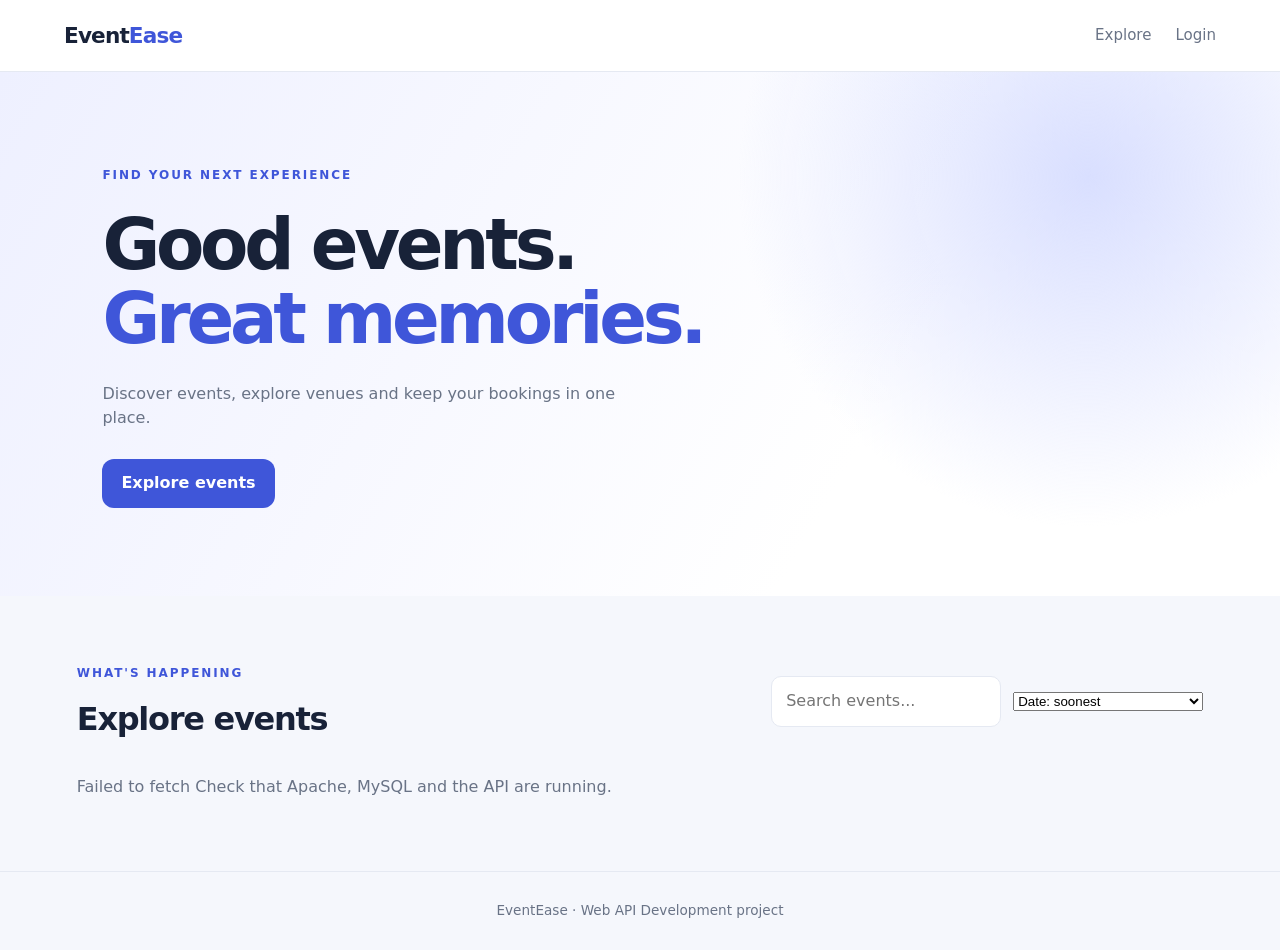
<file: frontend/index.html>
<!doctype html>
<html lang="en">
<head>
  <meta charset="utf-8">
  <meta name="viewport" content="width=device-width, initial-scale=1">
  <title>EventEase | Discover Events</title>
  <link rel="stylesheet" href="assets/style.css">
</head>
<body>
  <header class="topbar">
    <a class="brand" href="index.html">Event<span>Ease</span></a>
    <nav><a href="#events">Explore</a><a href="login.html">Login</a><a href="register.html">Register</a><a href="my-bookings.html">My bookings</a></nav>
  </header>
  <main>
    <section class="hero">
      <p class="eyebrow">FIND YOUR NEXT EXPERIENCE</p>
      <h1>Good events.<br><span>Great memories.</span></h1>
      <p>Discover events, explore venues and keep your bookings in one place.</p>
      <a class="button" href="#events">Explore events</a>
    </section>
    <section id="events" class="section">
      <div class="section-heading"><div><p class="eyebrow">WHAT'S HAPPENING</p><h2>Explore events</h2></div>
      <div class="event-controls"><input id="search" type="search" placeholder="Search events..." aria-label="Search events"><select id="sort" aria-label="Sort events"><option value="event_date:ASC">Date: soonest</option><option value="event_date:DESC">Date: latest</option><option value="title:ASC">Title: A–Z</option><option value="ticket_price:ASC">Price: low to high</option><option value="ticket_price:DESC">Price: high to low</option></select></div></div>
      <p id="notice" class="notice" role="status">Loading events…</p>
      <div id="event-list" class="event-grid"></div>
    </section>
  </main>
  <footer>EventEase · Web API Development project</footer>
  <script src="assets/js/config.js"></script>
  <script src="assets/js/auth-ui.js"></script>
  <script src="assets/js/events.js"></script>
</body>
</html>
</file>
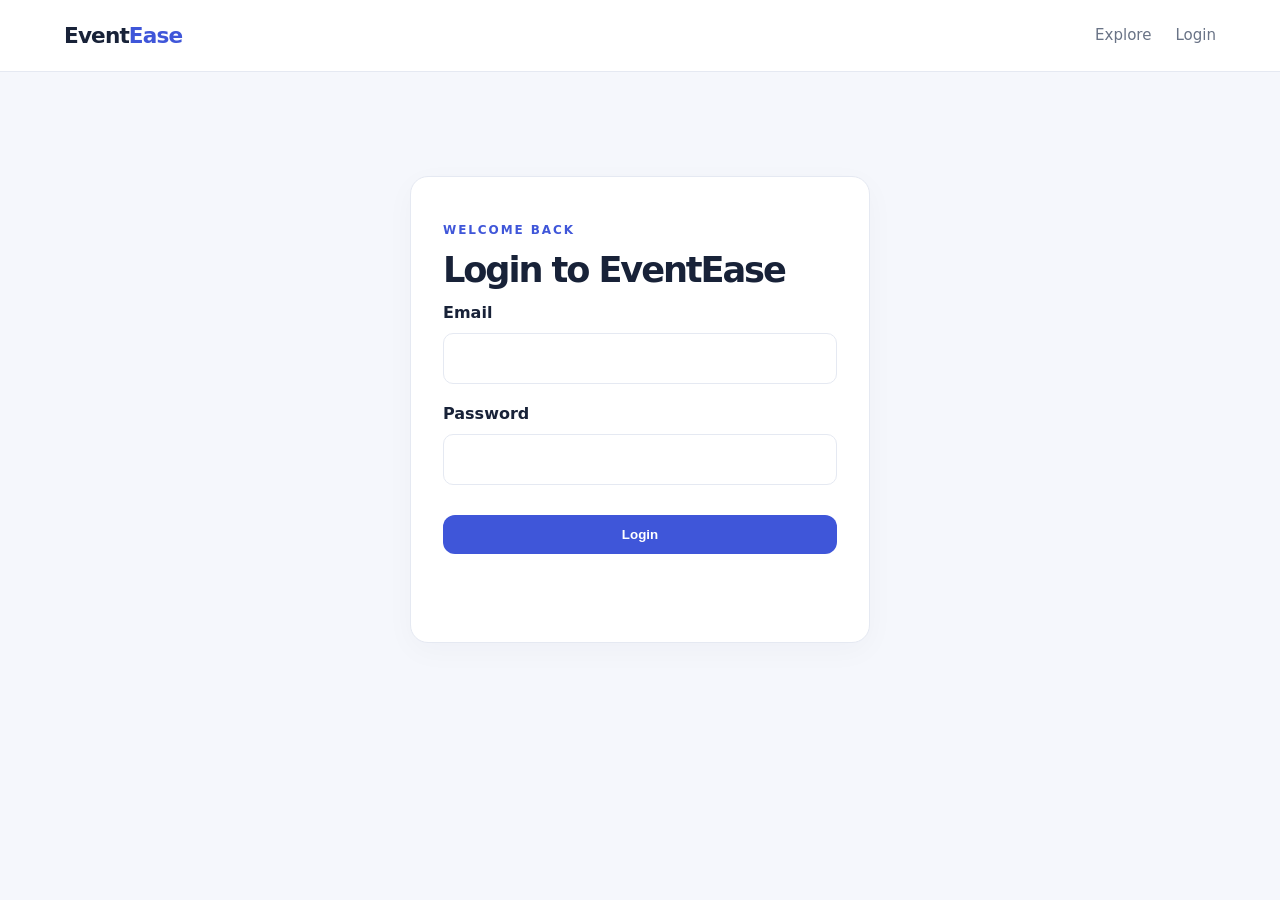
<file: frontend/login.html>
<!doctype html>
<html lang="en">
<head><meta charset="utf-8"><meta name="viewport" content="width=device-width, initial-scale=1">
<title>Login | EventEase</title><link rel="stylesheet" href="assets/style.css"></head>
<body><header class="topbar"><a class="brand" href="index.html">Event<span>Ease</span></a><nav><a href="index.html">Explore</a></nav></header>
<main class="form-wrap"><section class="form-card"><p class="eyebrow">WELCOME BACK</p><h1>Login to EventEase</h1>
<form id="login-form"><label>Email<input type="email" name="email" required autocomplete="email"></label>
<label>Password<input type="password" name="password" required autocomplete="current-password"></label>
<button class="button" type="submit">Login</button></form><p id="notice" class="notice" role="status"></p></section></main>
<script src="assets/js/config.js"></script><script src="assets/js/auth-ui.js"></script><script src="assets/js/login.js"></script></body></html>
</file>
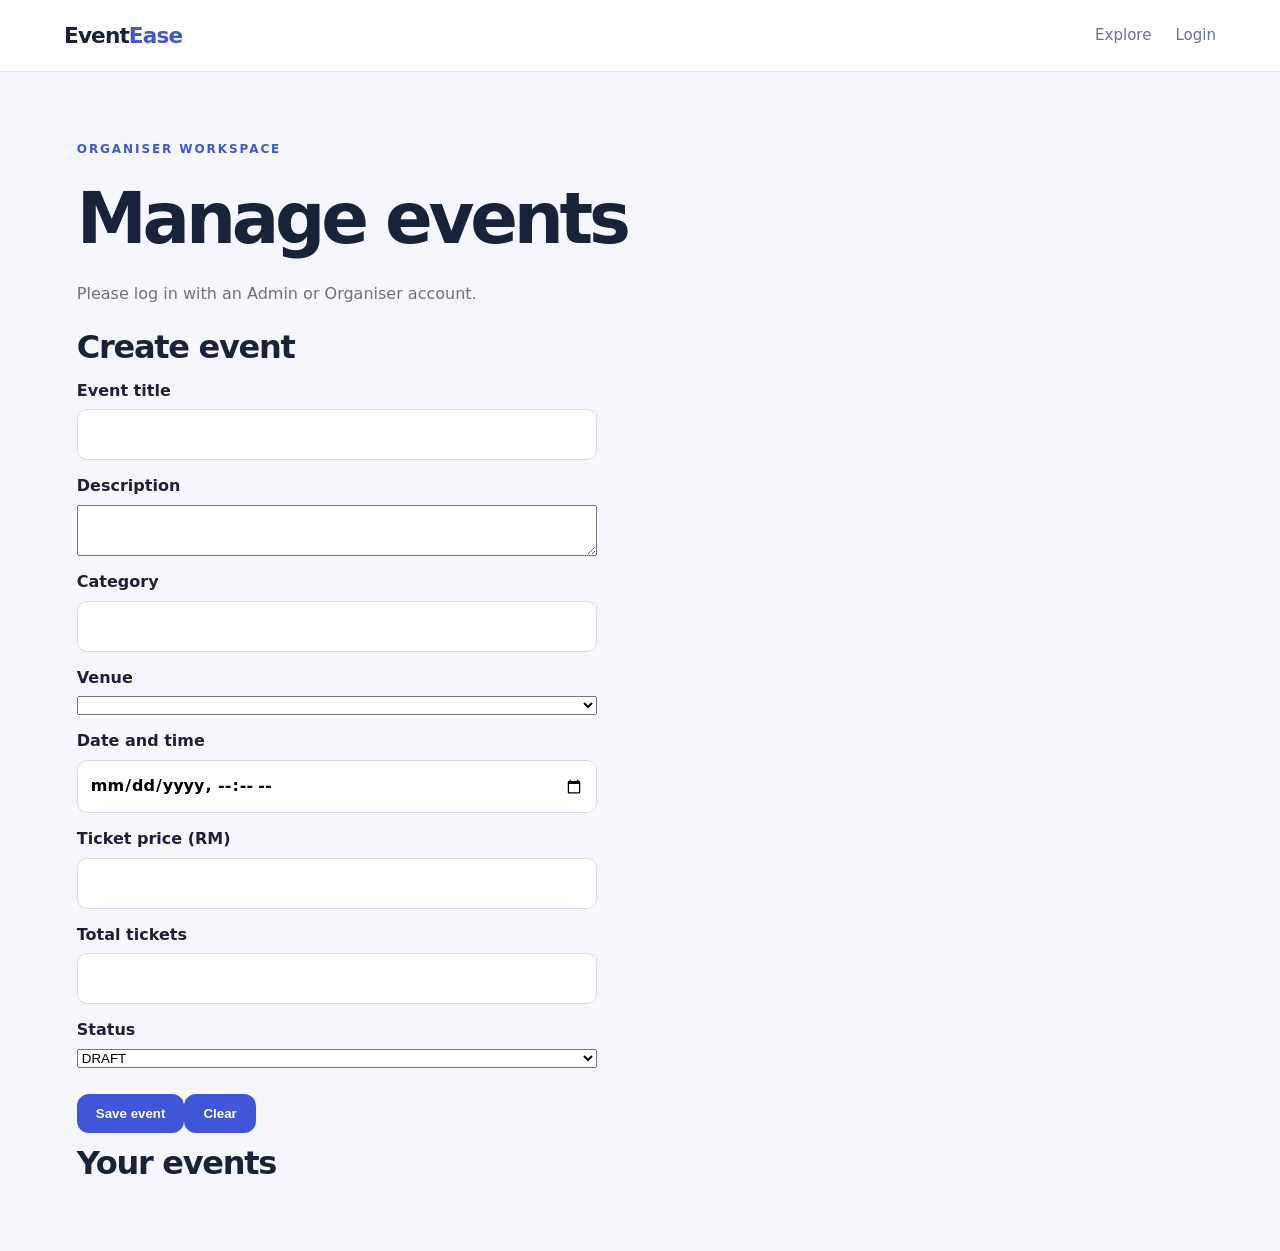
<file: frontend/manage-events.html>
<!doctype html><html lang="en"><head><meta charset="utf-8"><meta name="viewport" content="width=device-width, initial-scale=1"><title>Manage events | EventEase</title><link rel="stylesheet" href="assets/style.css"></head><body><header class="topbar"><a class="brand" href="index.html">Event<span>Ease</span></a><nav><a href="index.html">Explore</a><a href="my-bookings.html">Bookings</a><a href="login.html">Login</a></nav></header><main class="section"><p class="eyebrow">ORGANISER WORKSPACE</p><h1>Manage events</h1><p id="notice" class="notice" role="status"></p><section class="manage-form"><h2 id="form-title">Create event</h2><form id="event-form" class="auth-form"><input type="hidden" name="event_id"><label>Event title<input name="title" required maxlength="180"></label><label>Description<textarea name="description" rows="3"></textarea></label><label>Category<input name="category" required></label><label>Venue<select name="venue_id" required id="venue-select"></select></label><label>Date and time<input name="event_date" type="datetime-local" required></label><label>Ticket price (RM)<input name="ticket_price" type="number" min="0" step="0.01" required></label><label>Total tickets<input name="total_tickets" type="number" min="1" step="1" required></label><label>Status<select name="status"><option value="DRAFT">DRAFT</option><option value="PUBLISHED">PUBLISHED</option><option value="CANCELLED">CANCELLED</option><option value="COMPLETED">COMPLETED</option></select></label><div class="form-actions"><button class="button" type="submit">Save event</button><button class="button secondary" type="button" id="reset-form">Clear</button></div></form></section><h2>Your events</h2><div id="manage-list" class="booking-list"></div></main><script src="assets/js/config.js"></script><script src="assets/js/auth-ui.js"></script><script src="assets/js/manage-events.js"></script></body></html>
</file>
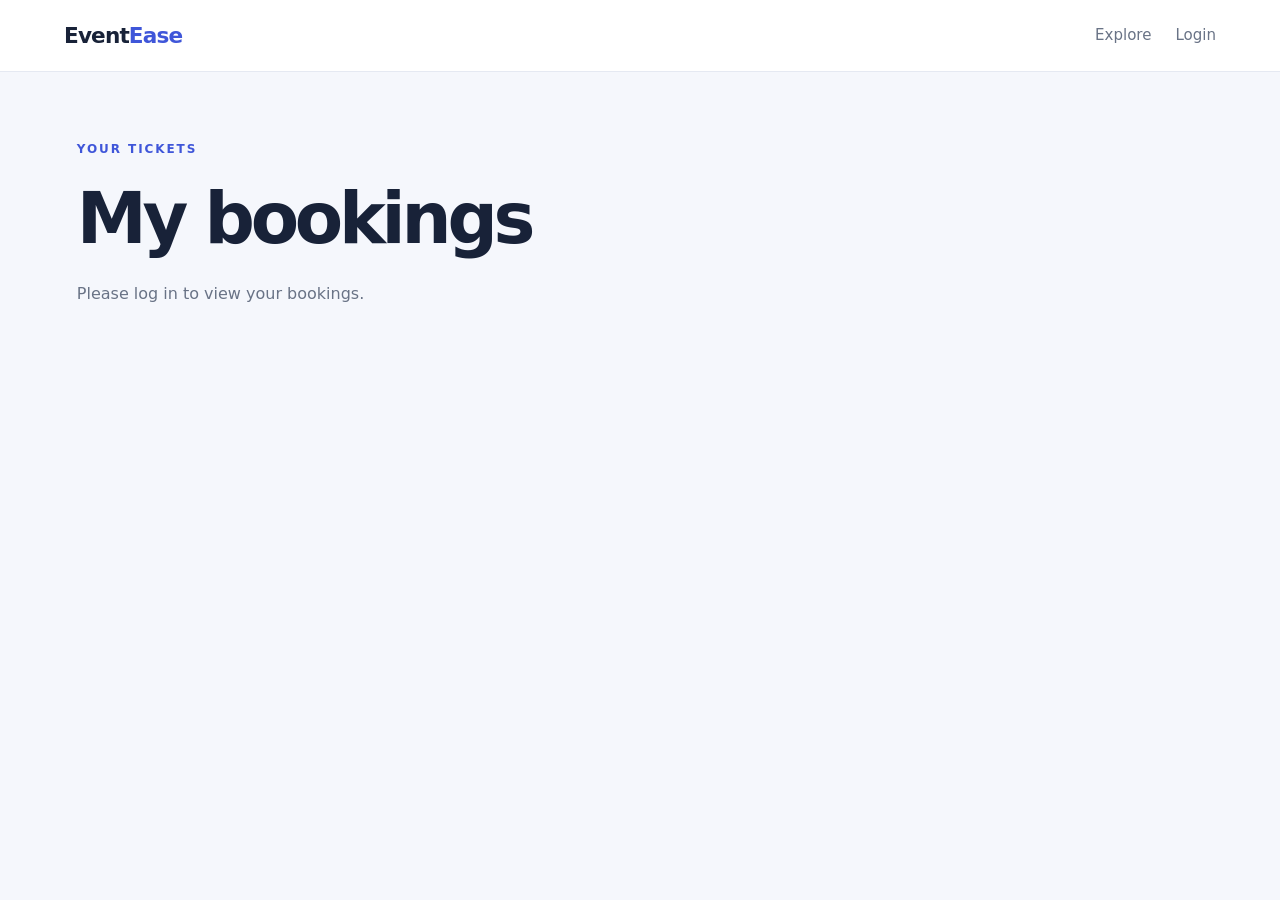
<file: frontend/my-bookings.html>
<!doctype html>
<html lang="en">
<head><meta charset="utf-8"><meta name="viewport" content="width=device-width, initial-scale=1">
<title>My bookings | EventEase</title><link rel="stylesheet" href="assets/style.css"></head>
<body><header class="topbar"><a class="brand" href="index.html">Event<span>Ease</span></a><nav><a href="index.html">Explore</a><a href="login.html">Login</a></nav></header>
<main class="section"><p class="eyebrow">YOUR TICKETS</p><h1>My bookings</h1><p id="notice" class="notice" role="status"></p><div id="booking-list" class="booking-list"></div></main>
<script src="assets/js/config.js"></script><script src="assets/js/auth-ui.js"></script><script src="assets/js/bookings.js"></script></body></html>
</file>
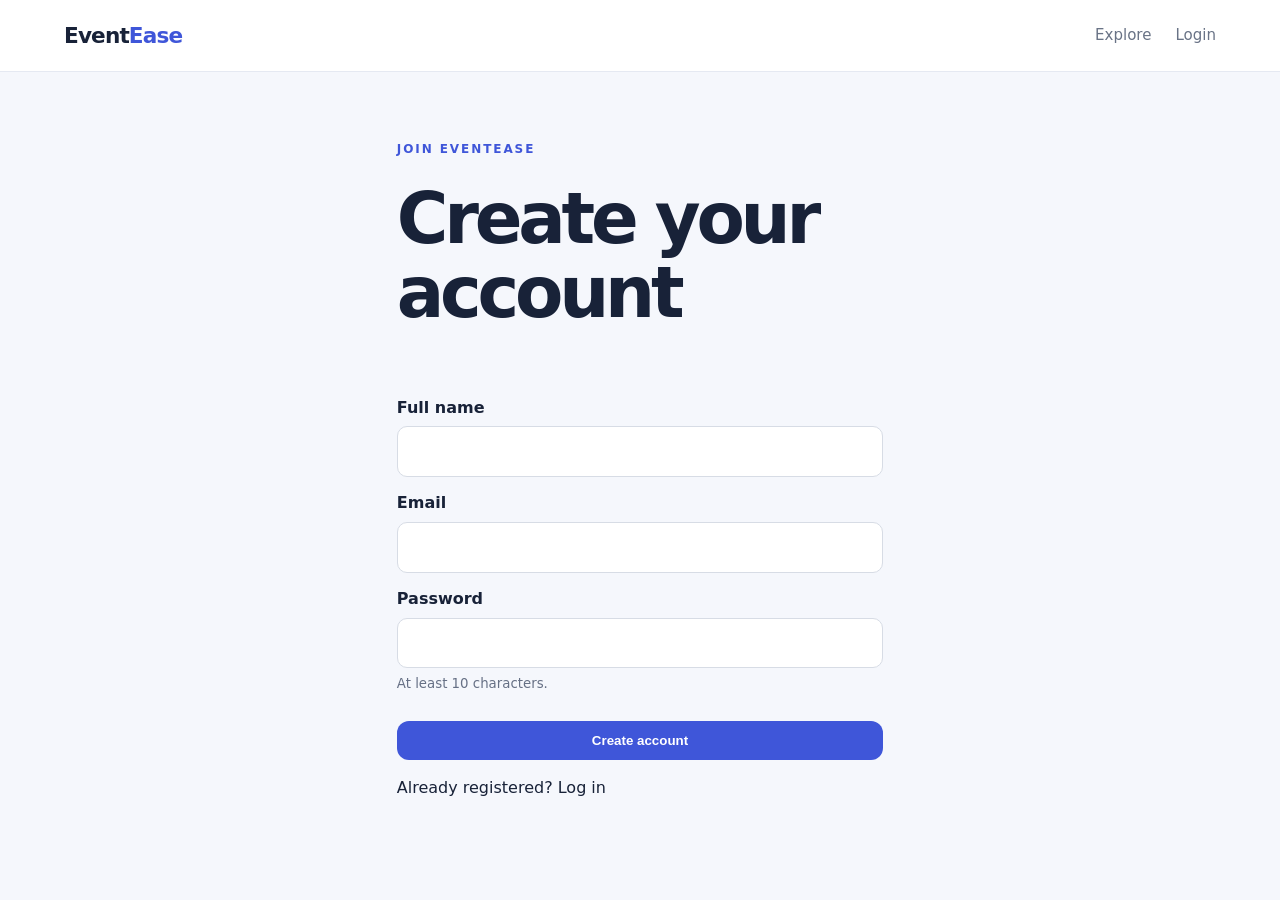
<file: frontend/register.html>
<!doctype html>
<html lang="en"><head><meta charset="utf-8"><meta name="viewport" content="width=device-width, initial-scale=1"><title>Create account | EventEase</title><link rel="stylesheet" href="assets/style.css"></head>
<body><header class="topbar"><a class="brand" href="index.html">Event<span>Ease</span></a><nav><a href="index.html">Explore</a><a href="login.html">Login</a></nav></header>
<main class="section auth-wrap"><p class="eyebrow">JOIN EVENTEASE</p><h1>Create your account</h1><p id="notice" class="notice" role="status"></p><form id="register-form" class="auth-form"><label>Full name<input name="name" required maxlength="120"></label><label>Email<input name="email" type="email" required></label><label>Password<input name="password" type="password" minlength="10" required><small>At least 10 characters.</small></label><button class="button" type="submit">Create account</button></form><p>Already registered? <a href="login.html">Log in</a></p></main>
<script src="assets/js/config.js"></script><script src="assets/js/register.js"></script></body></html>
</file>
<file: frontend/assets/style.css>
:root{--ink:#182238;--muted:#697386;--brand:#3f56d9;--brand2:#7c4dff;--surface:#fff;--bg:#f5f7fc;--line:#e5e9f2}
*{box-sizing:border-box}body{margin:0;background:var(--bg);color:var(--ink);font-family:Inter,ui-sans-serif,system-ui,-apple-system,Segoe UI,sans-serif;line-height:1.55}
a{color:inherit;text-decoration:none}.topbar{height:72px;padding:0 max(5vw,20px);display:flex;align-items:center;justify-content:space-between;background:#fff;border-bottom:1px solid var(--line)}
.brand{font-size:1.35rem;font-weight:850;letter-spacing:-.04em}.brand span{color:var(--brand)}nav{display:flex;gap:24px;color:var(--muted);font-size:.94rem}
.hero{padding:82px max(8vw,24px) 88px;background:radial-gradient(circle at 85% 20%,#d9dfff,transparent 30%),linear-gradient(120deg,#eef0ff,#fff 68%);min-height:360px}
.eyebrow{font-size:.75rem;font-weight:800;letter-spacing:.16em;color:var(--brand)}h1{font-size:clamp(2.4rem,6vw,4.4rem);letter-spacing:-.06em;line-height:1.05;margin:.35em 0}h1 span{color:var(--brand)}h2{font-size:2rem;letter-spacing:-.04em;margin:.2em 0}
.hero>p:not(.eyebrow){color:var(--muted);max-width:520px}.button{display:inline-flex;justify-content:center;align-items:center;border:0;border-radius:12px;background:var(--brand);color:#fff;padding:12px 19px;font-weight:750;cursor:pointer;margin-top:12px}
.section{padding:56px max(6vw,20px);max-width:1320px;margin:auto}.section-heading{display:flex;align-items:center;justify-content:space-between;gap:20px;margin-bottom:24px}
input{font:inherit;border:1px solid var(--line);background:#fff;border-radius:10px;padding:12px 14px;min-width:220px}.event-grid{display:grid;grid-template-columns:repeat(3,minmax(0,1fr));gap:18px}
.event-card,.form-card,.booking-card{background:var(--surface);border:1px solid var(--line);border-radius:18px;padding:22px;box-shadow:0 8px 30px #202c4d08}
.event-card .category{color:var(--brand);font-size:.78rem;font-weight:800;text-transform:uppercase;letter-spacing:.08em}.event-card h3{font-size:1.2rem;margin:8px 0}.muted{color:var(--muted);font-size:.92rem}.price{font-weight:850;font-size:1.15rem;margin-top:14px}
.notice{color:var(--muted);min-height:24px}.form-wrap{min-height:75vh;display:grid;place-items:center;padding:24px}.form-card{width:min(100%,460px);padding:32px}.form-card h1{font-size:2.2rem}.form-card form{display:grid;gap:18px}.form-card label{display:grid;gap:7px;font-weight:650}.form-card input{width:100%}.booking-list{display:grid;gap:14px}.booking-card{display:flex;align-items:center;justify-content:space-between;gap:20px}.status{display:inline-block;background:#fff2cc;color:#795900;border-radius:99px;padding:4px 10px;font-size:.8rem;font-weight:750}footer{text-align:center;padding:28px;color:var(--muted);border-top:1px solid var(--line);font-size:.85rem}
@media(max-width:800px){.event-grid{grid-template-columns:repeat(2,minmax(0,1fr))}.section-heading{align-items:flex-start;flex-direction:column}input{width:100%}}
@media(max-width:560px){.event-grid{grid-template-columns:1fr}.topbar{padding:0 18px}nav{gap:12px;font-size:.82rem}.hero{padding-top:60px}.booking-card{align-items:flex-start;flex-direction:column}}
.nav-user{color:var(--ink);font-size:.88rem;font-weight:700;align-self:center}

.event-controls { display:flex; gap:12px; flex-wrap:wrap; align-items:center; }
.event-controls input, .event-controls select { min-width:190px; }
.auth-wrap { max-width:640px; margin:0 auto; }
.auth-form { display:grid; gap:14px; max-width:520px; }
.auth-form label { display:grid; gap:6px; font-weight:600; }
.auth-form input { width:100%; padding:12px; border:1px solid #d7dce5; border-radius:10px; font:inherit; }
.auth-form small { font-weight:400; color:#667085; }
</file>
